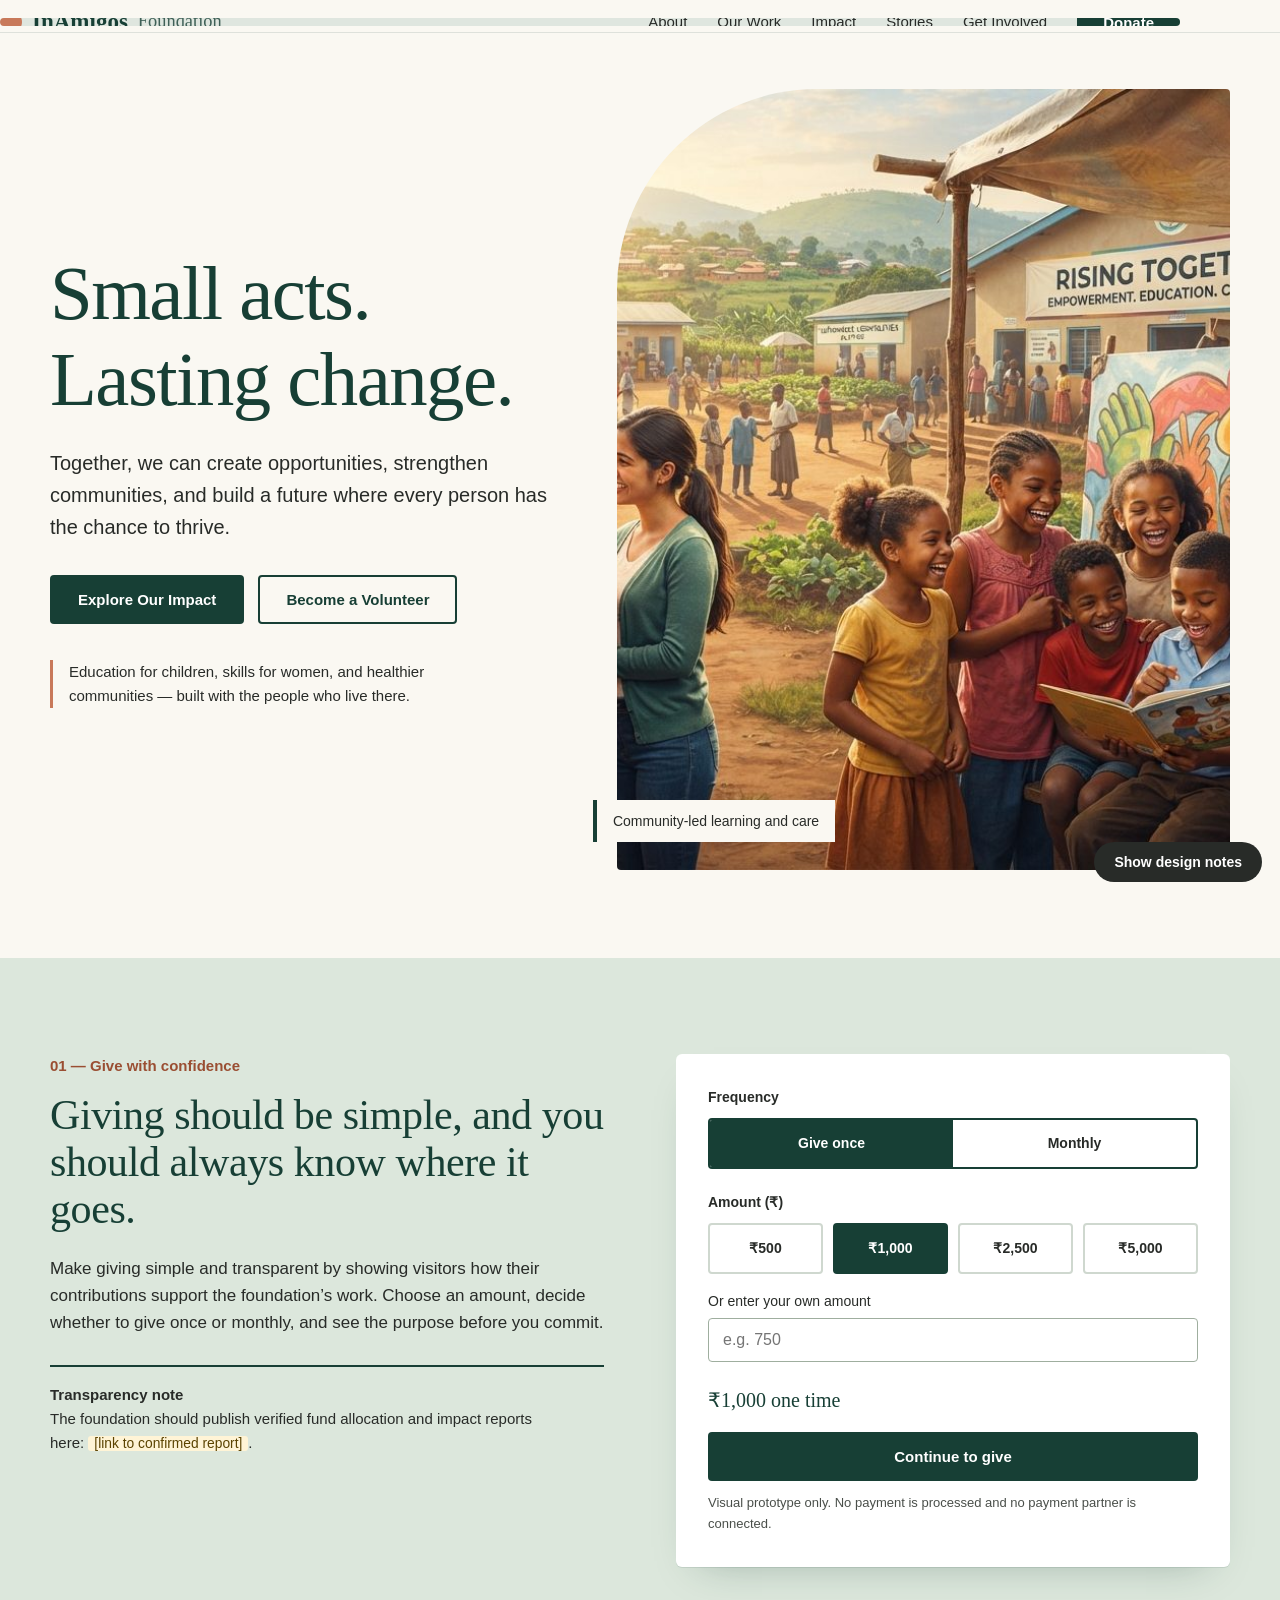
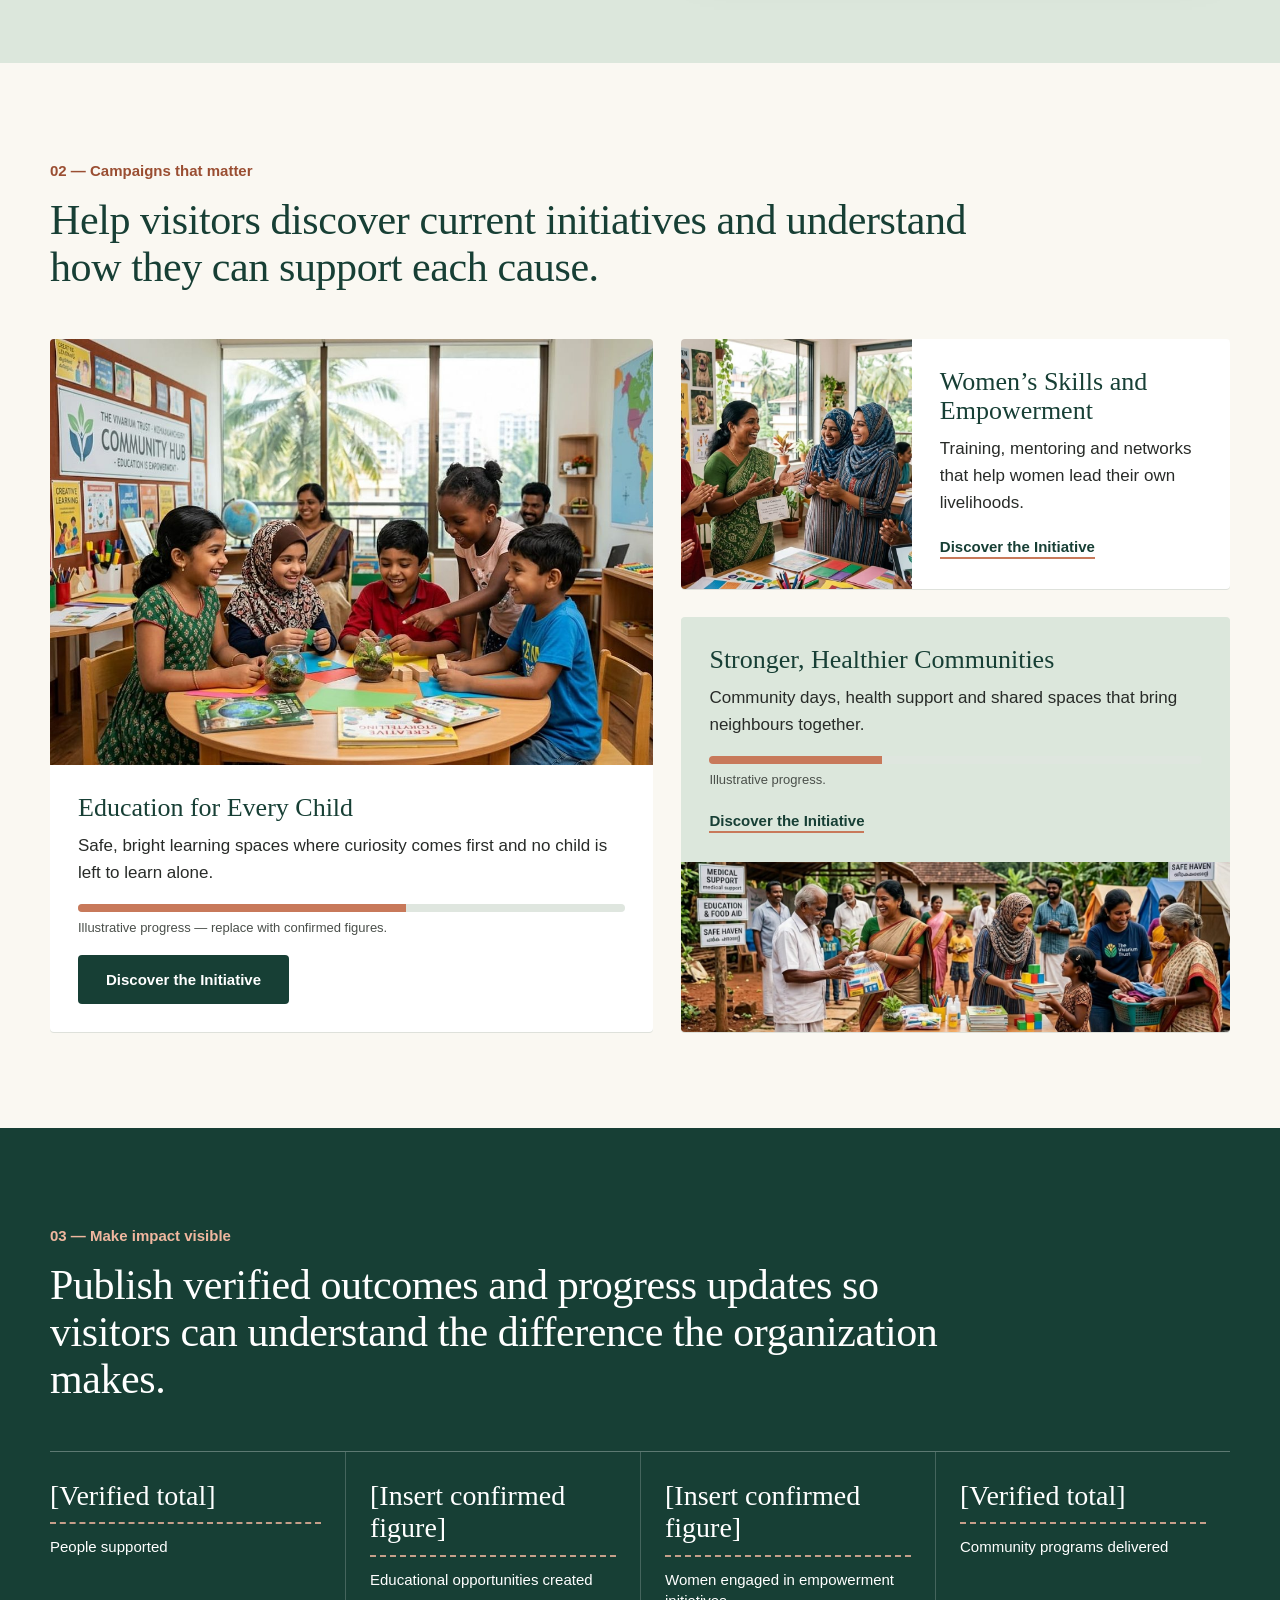
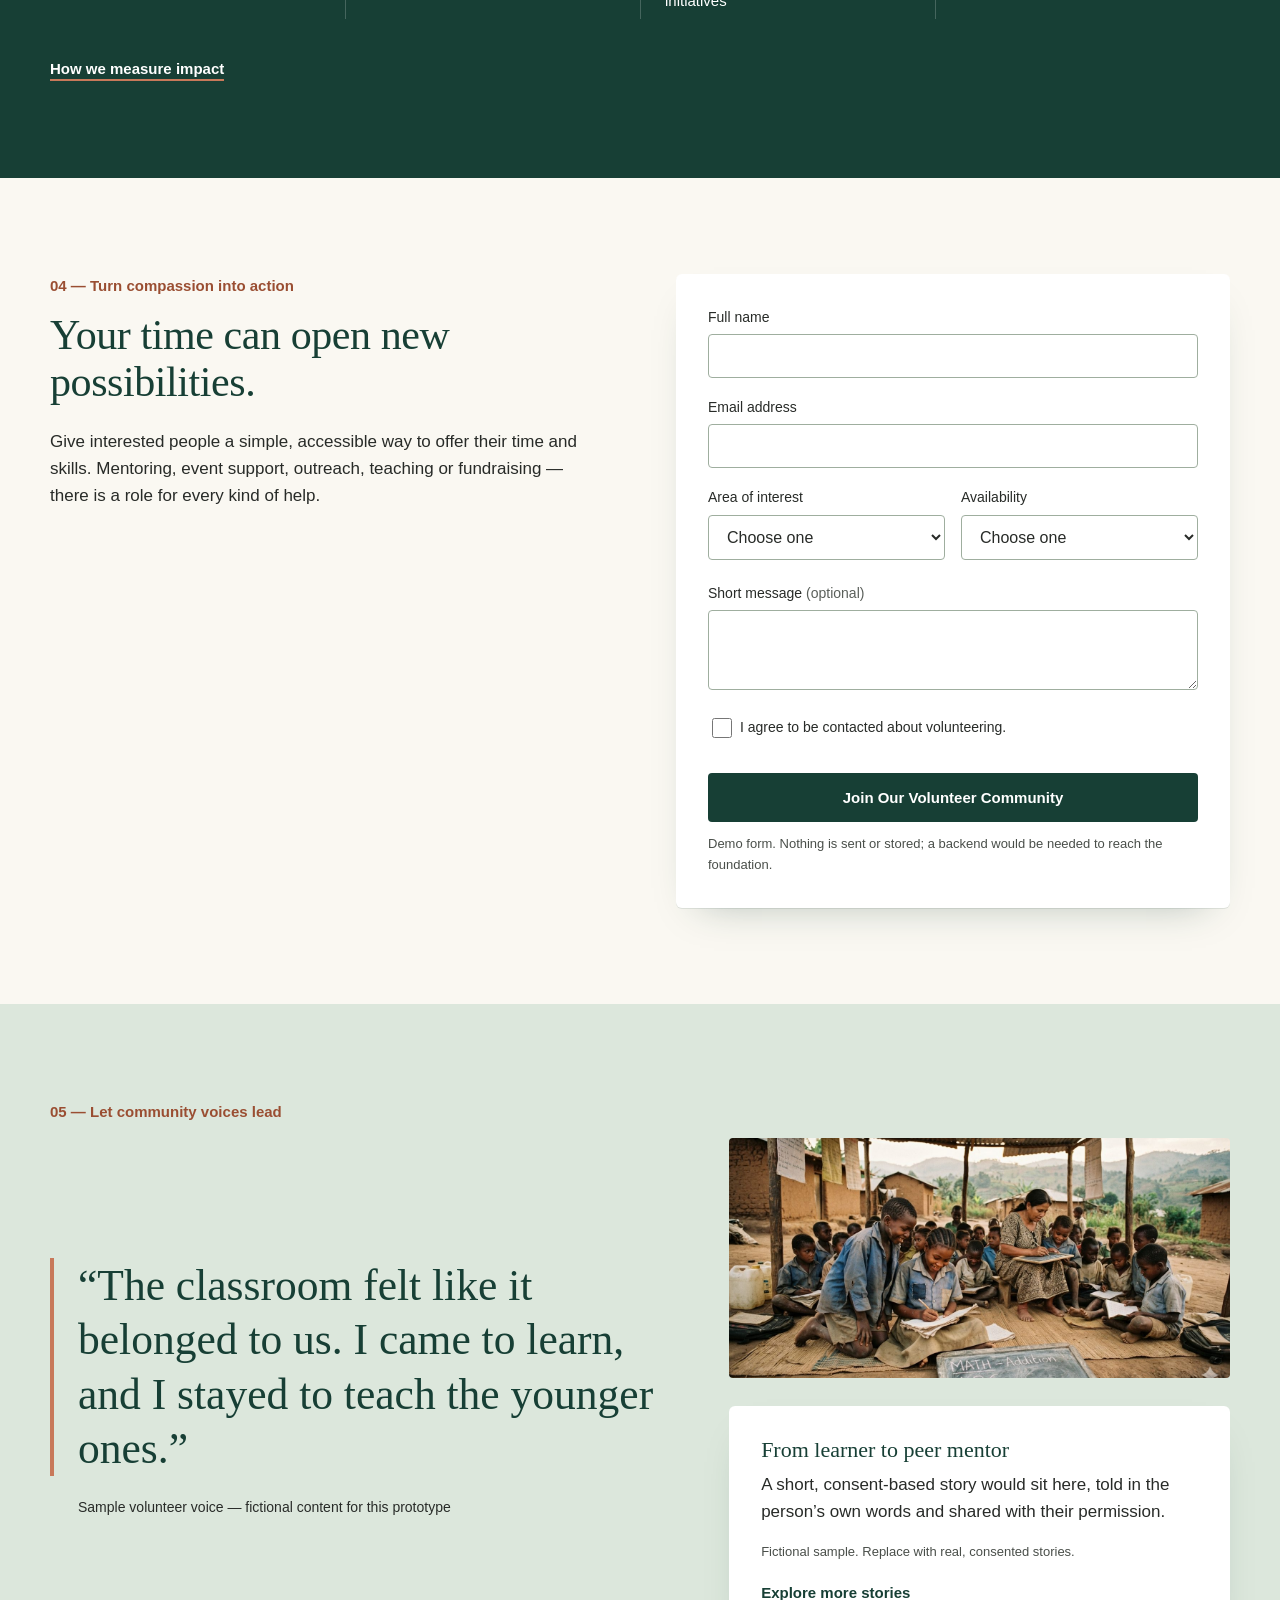
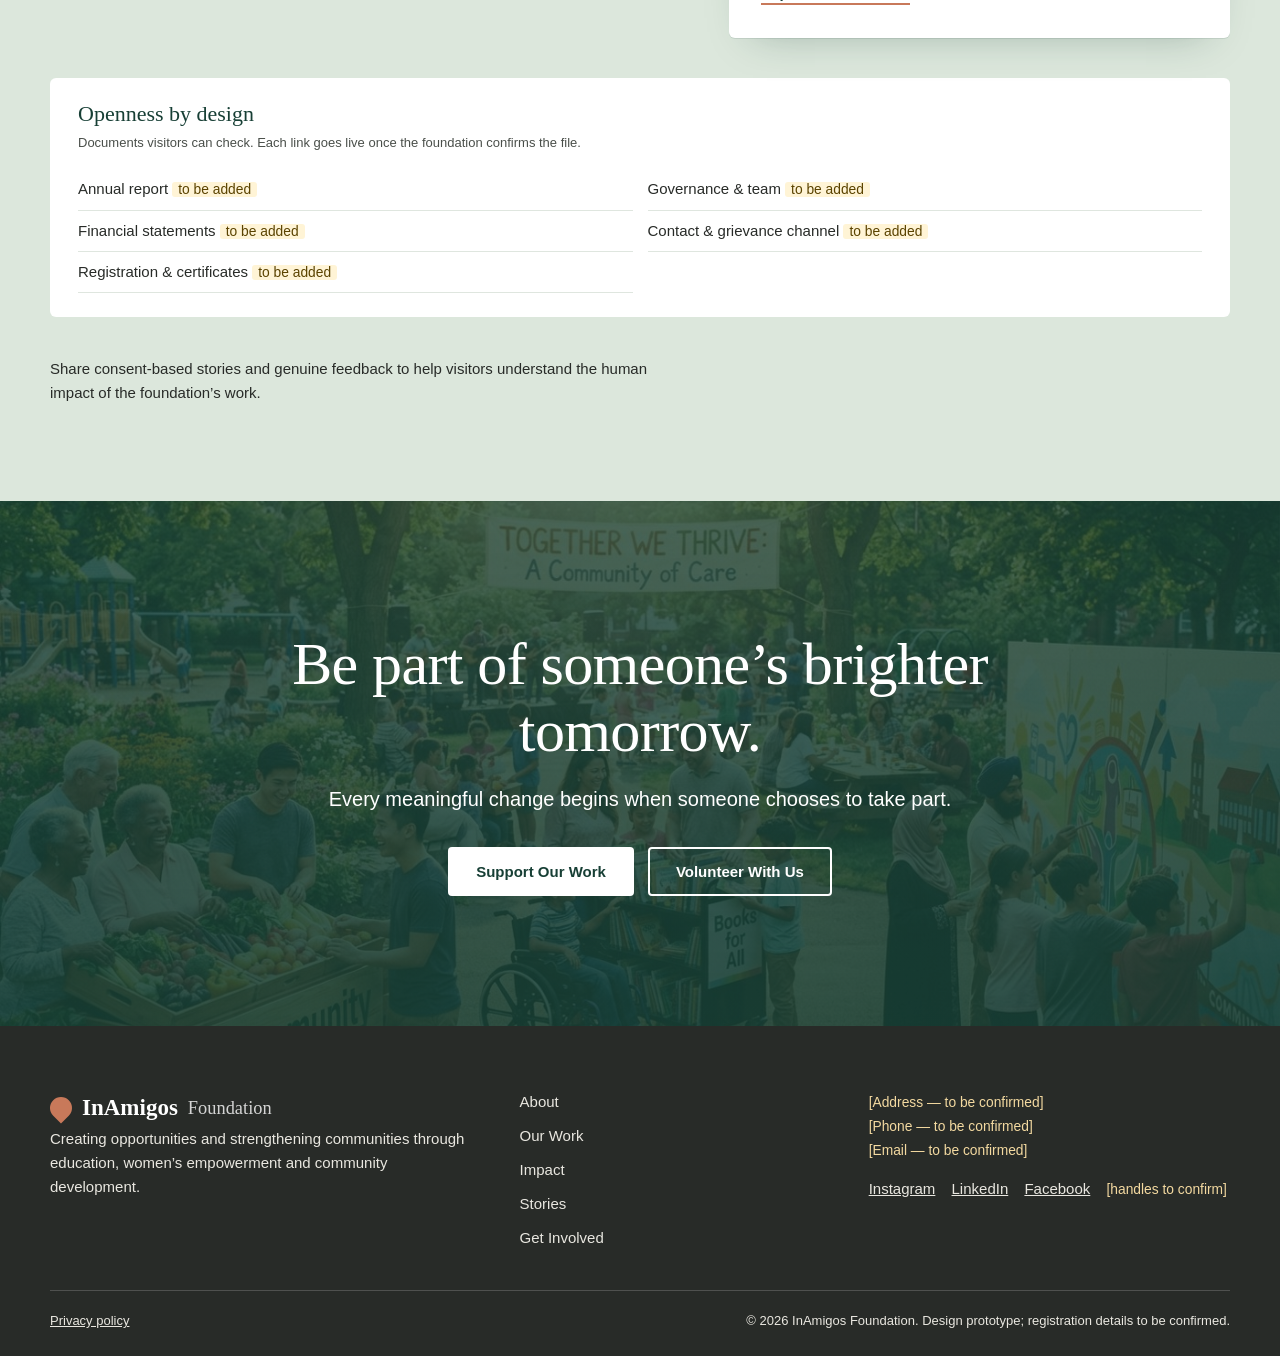
<file: index.html>
<!DOCTYPE html>
<html lang="en">
<head>
<meta charset="utf-8">
<meta name="viewport" content="width=device-width, initial-scale=1">
<title>InAmigos Foundation — Small acts. Lasting change.</title>
<meta name="description" content="Design prototype for InAmigos Foundation: transparent giving, campaigns, impact, volunteering and community stories.">
<link rel="stylesheet" href="assets/styles.css">
</head>
<body>
<a class="skip" href="#main">Skip to content</a>

<header class="site-header" id="top">
  <div class="wrap bar">
    <a class="wordmark" href="#top" aria-label="InAmigos Foundation, home"><span class="mark" aria-hidden="true"></span>InAmigos <em>Foundation</em></a>
    <button class="menu-btn" aria-expanded="false" aria-controls="nav">Menu</button>
    <nav id="nav" aria-label="Primary">
      <a href="#about">About</a><a href="#work">Our Work</a><a href="#impact">Impact</a><a href="#stories">Stories</a><a href="#involved">Get Involved</a>
      <a class="btn btn-donate" href="#donate">Donate</a>
    </nav>
  </div>
</header>

<main id="main">
<!-- HERO -->
<section class="hero" id="about">
  <div class="wrap hero-grid">
    <div class="hero-copy">
      <h1>Small acts.<br>Lasting change.</h1>
      <p class="lede">Together, we can create opportunities, strengthen communities, and build a future where every person has the chance to thrive.</p>
      <div class="actions">
        <a class="btn btn-primary" href="#impact">Explore Our Impact</a>
        <a class="btn btn-ghost" href="#involved">Become a Volunteer</a>
      </div>
      <p class="mission">Education for children, skills for women, and healthier communities — built with the people who live there.</p>
    </div>
    <figure class="hero-img">
      <img src="assets/img/hero.jpg" alt="Neighbours, women and children gathered beside a painted community mural, reading and talking together" width="1400" height="781">
      <figcaption>Community-led learning and care</figcaption>
    </figure>
  </div>
</section>

<!-- 01 DONATE -->
<section class="sec sage" id="donate" data-note="1">
  <div class="wrap two">
    <div>
      <p class="label">01 — Give with confidence</p>
      <h2>Giving should be simple, and you should always know where it goes.</h2>
      <p>Make giving simple and transparent by showing visitors how their contributions support the foundation’s work. Choose an amount, decide whether to give once or monthly, and see the purpose before you commit.</p>
      <div class="trust">
        <strong>Transparency note</strong>
        <p>The foundation should publish verified fund allocation and impact reports here: <span class="ph">[link to confirmed report]</span>.</p>
      </div>
    </div>
    <form class="card give" id="give-form" novalidate>
      <fieldset>
        <legend>Frequency</legend>
        <div class="seg">
          <label><input type="radio" name="freq" value="once" checked><span>Give once</span></label>
          <label><input type="radio" name="freq" value="monthly"><span>Monthly</span></label>
        </div>
      </fieldset>
      <fieldset>
        <legend>Amount (₹)</legend>
        <div class="amounts">
          <label><input type="radio" name="amt" value="500"><span>₹500</span></label>
          <label><input type="radio" name="amt" value="1000" checked><span>₹1,000</span></label>
          <label><input type="radio" name="amt" value="2500"><span>₹2,500</span></label>
          <label><input type="radio" name="amt" value="5000"><span>₹5,000</span></label>
        </div>
        <label class="field" for="custom">Or enter your own amount</label>
        <input id="custom" type="number" inputmode="numeric" min="1" placeholder="e.g. 750">
      </fieldset>
      <p class="chip" id="cause" hidden></p>
      <p class="summary" id="summary" aria-live="polite"></p>
      <button class="btn btn-primary full" type="submit">Continue to give</button>
      <p class="proto" id="give-msg" aria-live="polite">Visual prototype only. No payment is processed and no payment partner is connected.</p>
    </form>
  </div>
</section>

<!-- 02 CAMPAIGNS -->
<section class="sec" id="work" data-note="2">
  <div class="wrap">
    <p class="label">02 — Campaigns that matter</p>
    <h2 class="wide">Help visitors discover current initiatives and understand how they can support each cause.</h2>
    <div class="camps">
      <article class="camp big">
        <img src="assets/img/edu.jpg" alt="Children and young volunteers doing a craft activity at a community learning hub">
        <div class="body">
          <h3>Education for Every Child</h3>
          <p>Safe, bright learning spaces where curiosity comes first and no child is left to learn alone.</p>
          <div class="bar" role="img" aria-label="Illustrative progress, 60 percent"><i style="width:60%"></i></div>
          <p class="small">Illustrative progress — replace with confirmed figures.</p>
          <button class="btn btn-primary" data-cause="Education for Every Child">Discover the Initiative</button>
        </div>
      </article>
      <article class="camp wide-card">
        <img src="assets/img/women.jpg" alt="Women applauding together at a skills workshop">
        <div class="body">
          <h3>Women’s Skills and Empowerment</h3>
          <p>Training, mentoring and networks that help women lead their own livelihoods.</p>
          <button class="link" data-cause="Women’s Skills and Empowerment">Discover the Initiative</button>
        </div>
      </article>
      <article class="camp tint">
        <div class="body">
          <h3>Stronger, Healthier Communities</h3>
          <p>Community days, health support and shared spaces that bring neighbours together.</p>
          <div class="bar" role="img" aria-label="Illustrative progress, 35 percent"><i style="width:35%"></i></div>
          <p class="small">Illustrative progress.</p>
          <button class="link" data-cause="Stronger, Healthier Communities">Discover the Initiative</button>
        </div>
        <img src="assets/img/community.jpg" alt="Volunteers helping at a community health and aid stall">
      </article>
    </div>
  </div>
</section>

<!-- 03 IMPACT -->
<section class="sec forest" id="impact" data-note="3">
  <div class="wrap">
    <p class="label">03 — Make impact visible</p>
    <h2 class="wide">Publish verified outcomes and progress updates so visitors can understand the difference the organization makes.</h2>
    <ul class="metrics">
      <li><span class="ph-big">[Verified total]</span>People supported</li>
      <li><span class="ph-big">[Insert confirmed figure]</span>Educational opportunities created</li>
      <li><span class="ph-big">[Insert confirmed figure]</span>Women engaged in empowerment initiatives</li>
      <li><span class="ph-big">[Verified total]</span>Community programs delivered</li>
    </ul>
    <button class="link light" aria-expanded="false" aria-controls="measure" id="measure-btn">How we measure impact</button>
    <div id="measure" hidden>Placeholder: describe the method here — what is counted, who verifies it, how often figures are updated, and where the full report can be read. All figures above are placeholders until confirmed.</div>
  </div>
</section>

<!-- 04 VOLUNTEER -->
<section class="sec" id="involved" data-note="4">
  <div class="wrap two">
    <div>
      <p class="label">04 — Turn compassion into action</p>
      <h2>Your time can open new possibilities.</h2>
      <p>Give interested people a simple, accessible way to offer their time and skills. Mentoring, event support, outreach, teaching or fundraising — there is a role for every kind of help.</p>
    </div>
    <form class="card vol" id="vol-form" novalidate>
      <div class="field-row"><label for="name">Full name</label><input id="name" required autocomplete="name"><span class="err" id="e-name"></span></div>
      <div class="field-row"><label for="email">Email address</label><input id="email" type="email" required autocomplete="email"><span class="err" id="e-email"></span></div>
      <div class="cols">
        <div class="field-row"><label for="interest">Area of interest</label>
          <select id="interest" required><option value="">Choose one</option><option>Mentoring</option><option>Event support</option><option>Community outreach</option><option>Education</option><option>Women’s skill training</option><option>Health awareness</option><option>Photography &amp; media</option><option>Digital &amp; design skills</option><option>Fundraising</option></select><span class="err" id="e-interest"></span></div>
        <div class="field-row"><label for="avail">Availability</label>
          <select id="avail" required><option value="">Choose one</option><option>Weekday mornings</option><option>Weekday evenings</option><option>Weekends</option><option>Flexible</option></select><span class="err" id="e-avail"></span></div>
      </div>
      <div class="field-row"><label for="msg">Short message <span class="opt">(optional)</span></label><textarea id="msg" rows="3"></textarea></div>
      <div class="field-row check"><input id="consent" type="checkbox" required><label for="consent">I agree to be contacted about volunteering.</label><span class="err" id="e-consent"></span></div>
      <button class="btn btn-primary full" type="submit">Join Our Volunteer Community</button>
      <p class="proto">Demo form. Nothing is sent or stored; a backend would be needed to reach the foundation.</p>
      <p class="ok" id="vol-ok" role="status" hidden></p>
    </form>
  </div>
</section>

<!-- 05 STORIES -->
<section class="sec sage" id="stories" data-note="5">
  <div class="wrap">
    <p class="label">05 — Let community voices lead</p>
    <div class="story-grid">
      <figure class="quote">
        <blockquote>“The classroom felt like it belonged to us. I came to learn, and I stayed to teach the younger ones.”</blockquote>
        <figcaption>Sample volunteer voice — fictional content for this prototype</figcaption>
      </figure>
      <img class="story-img" src="assets/img/story.jpg" alt="Children and a teacher learning together on mats under a shaded shelter">
      <article class="card story-card">
        <h3>From learner to peer mentor</h3>
        <p>A short, consent-based story would sit here, told in the person’s own words and shared with their permission.</p>
        <p class="small">Fictional sample. Replace with real, consented stories.</p>
        <button class="link" id="more-stories" aria-expanded="false">Explore more stories</button>
        <p class="proto" id="more-msg" hidden>Prototype state: a stories archive page would open here.</p>
      </article>
    </div>
    <div class="docs"><h3>Openness by design</h3><p class="small">Documents visitors can check. Each link goes live once the foundation confirms the file.</p><ul><li>Annual report <span class="ph">to be added</span></li><li>Financial statements <span class="ph">to be added</span></li><li>Registration &amp; certificates <span class="ph">to be added</span></li><li>Governance &amp; team <span class="ph">to be added</span></li><li>Contact &amp; grievance channel <span class="ph">to be added</span></li></ul></div>
    <p class="share-note">Share consent-based stories and genuine feedback to help visitors understand the human impact of the foundation’s work.</p>
  </div>
</section>

<!-- FINAL CTA -->
<section class="final" style="background-image:linear-gradient(rgba(23,63,53,.78),rgba(23,63,53,.88)),url(assets/img/cta.jpg)">
  <div class="wrap">
    <h2>Be part of someone’s brighter tomorrow.</h2>
    <p>Every meaningful change begins when someone chooses to take part.</p>
    <div class="actions center"><a class="btn btn-light" href="#donate">Support Our Work</a><a class="btn btn-outline-light" href="#involved">Volunteer With Us</a></div>
  </div>
</section>
</main>

<footer>
  <div class="wrap foot">
    <div><a class="wordmark light" href="#top"><span class="mark" aria-hidden="true"></span>InAmigos <em>Foundation</em></a>
      <p>Creating opportunities and strengthening communities through education, women’s empowerment and community development.</p></div>
    <nav aria-label="Footer"><a href="#about">About</a><a href="#work">Our Work</a><a href="#impact">Impact</a><a href="#stories">Stories</a><a href="#involved">Get Involved</a></nav>
    <div><p><span class="ph">[Address — to be confirmed]</span><br><span class="ph">[Phone — to be confirmed]</span><br><span class="ph">[Email — to be confirmed]</span></p>
      <p class="soc"><a href="#top">Instagram</a> <a href="#top">LinkedIn</a> <a href="#top">Facebook</a> <span class="ph">[handles to confirm]</span></p></div>
  </div>
  <div class="wrap legal"><a href="#top">Privacy policy</a><span>© 2026 InAmigos Foundation. Design prototype; registration details to be confirmed.</span></div>
</footer>

<button class="notes-toggle" aria-pressed="false">Show design notes</button>
<script src="assets/app.js"></script>
</body>
</html>
</file>
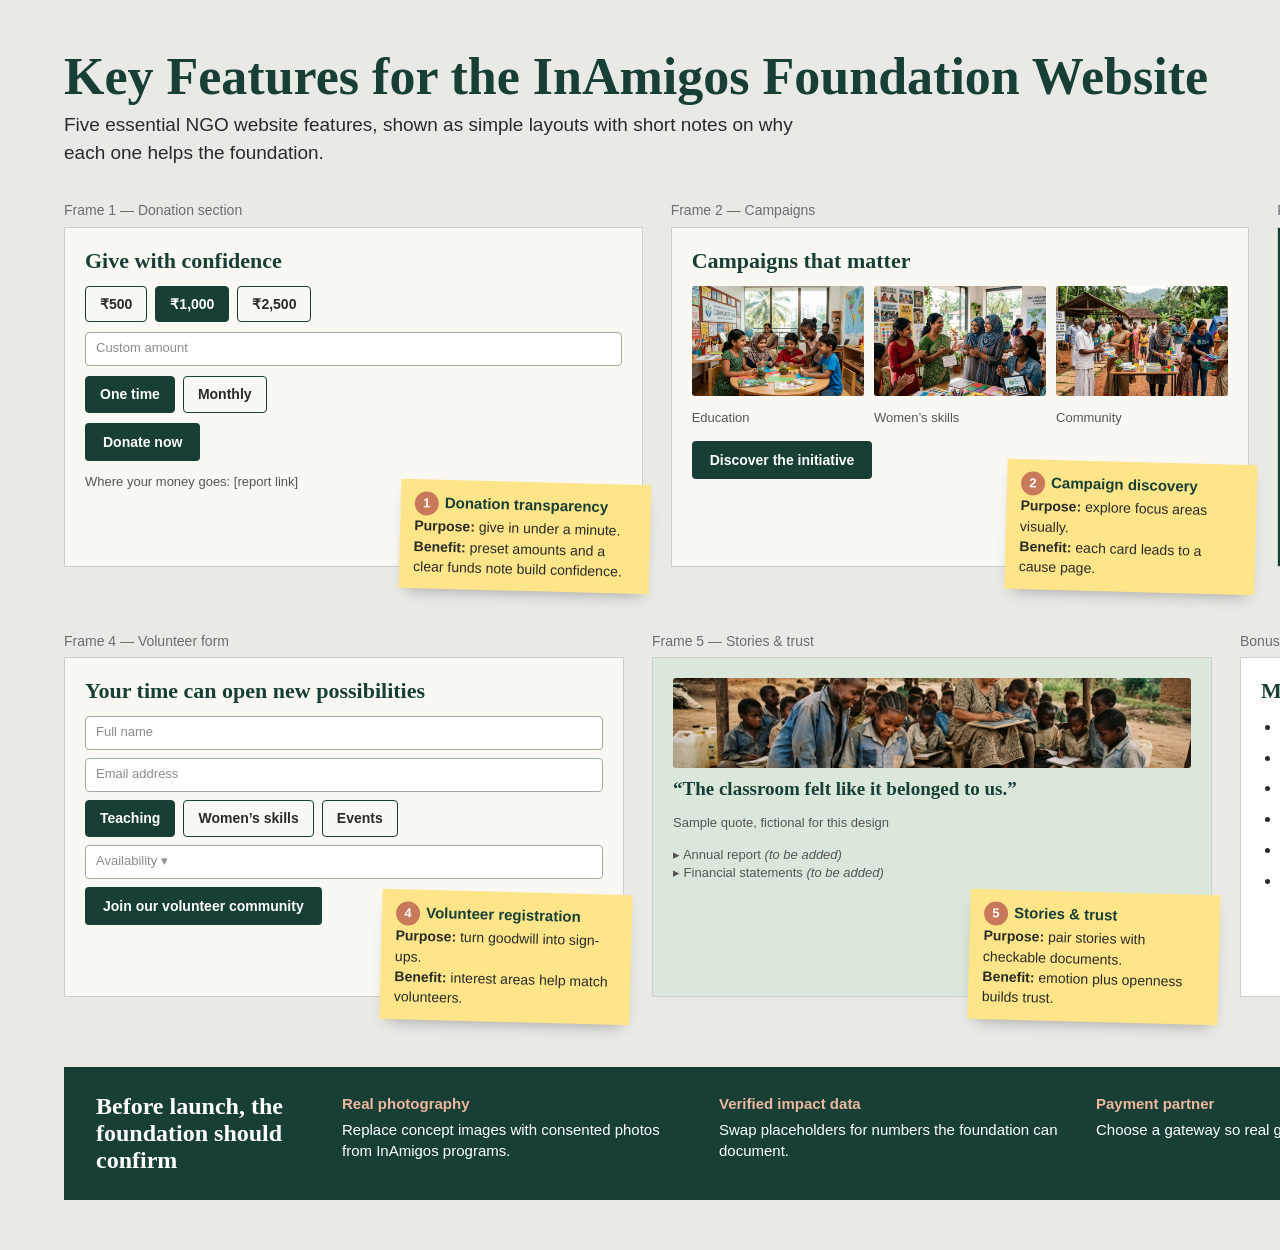
<file: board.html>
<!DOCTYPE html><html lang="en"><head><meta charset="utf-8"><title>InAmigos NGO Website Features</title>
<style>
*{box-sizing:border-box}body{margin:0;width:1920px;height:1250px;background:#E9E9E6;font:16px/1.45 Inter,"Segoe UI",Arial,sans-serif;color:#282B28;padding:48px 64px;position:relative}
.title{display:flex;justify-content:space-between;align-items:end;margin-bottom:34px}
h1{font:600 52px/1.1 Lora,Georgia,serif;color:#173F35;margin:0}.title p{margin:6px 0 0;font-size:19px;max-width:760px}
.tag{background:#173F35;color:#fff;padding:10px 18px;border-radius:99px;font-weight:600}
.row{display:grid;gap:28px}.r1{grid-template-columns:repeat(3,1fr);margin-bottom:64px}.r2{grid-template-columns:1fr 1fr 1.1fr}
.cell{position:relative}.fn{font-size:14px;color:#6b6f6b;margin-bottom:6px}
.frame{background:#FAF8F2;border:1px solid #cfcfca;height:340px;padding:20px;position:relative;overflow:visible}
.note{color:#282B28;position:absolute;right:-8px;bottom:-26px;width:250px;background:#FFE58A;padding:12px 14px;font-size:14px;box-shadow:0 8px 16px -8px rgba(0,0,0,.35);transform:rotate(1.5deg);z-index:3}
.note u{text-decoration:none;font-weight:600}.launch{margin-top:70px;background:#173F35;color:#fff;padding:26px 32px;display:grid;grid-template-columns:220px repeat(4,1fr);gap:26px;font-size:15px}.launch h3{font:600 24px Lora,Georgia,serif;margin:0}.launch b{display:block;color:#F0B79F;margin-bottom:4px}.note b{display:block;color:#173F35;font-size:15px}.num{display:inline-grid;place-items:center;width:24px;height:24px;border-radius:50%;background:#C8795A;color:#fff;font-size:13px;margin-right:6px}
.h{font:600 22px/1.2 Lora,Georgia,serif;color:#173F35;margin:0 0 12px}.btn{display:inline-block;background:#173F35;color:#fff;padding:9px 18px;border-radius:4px;font-weight:600;font-size:14px}
.chips{display:flex;gap:8px;margin:10px 0}.chips span{border:1.5px solid #173F35;padding:7px 14px;border-radius:4px;font-weight:600;font-size:14px}.chips .on{background:#173F35;color:#fff}
.inp{border:1.5px solid #9fae9f;background:#fff;height:34px;border-radius:4px;margin:8px 0;padding:6px 10px;color:#8a8f8a;font-size:13px}
.img{background-size:cover;background-position:center;border-radius:3px}.met{display:grid;grid-template-columns:1fr 1fr;gap:12px}
.met div{border-top:2px solid #fff;padding-top:8px;font-size:13px}.met b{display:block;font:500 26px Lora,Georgia,serif}
.dark{background:#173F35;color:#fff}.dark .h{color:#fff}
.sage{background:#DCE7DC}.small{font-size:13px;color:#555}
.extra{background:#fff;border:1px solid #cfcfca;padding:20px;height:340px}.extra h3{font:600 22px Lora,Georgia,serif;color:#173F35;margin:0 0 12px}
.extra li{margin-bottom:9px;font-size:15px}.extra ul{padding-left:20px;margin:0}
</style></head><body>
<div class="title"><div><h1>Key Features for the InAmigos Foundation Website</h1><p>Five essential NGO website features, shown as simple layouts with short notes on why each one helps the foundation.</p></div><div class="tag">Task 4 · NGO Website Feature Highlight</div></div>

<div class="row r1">
<div class="cell"><div class="fn">Frame 1 — Donation section</div><div class="frame">
<p class="h">Give with confidence</p><div class="chips"><span>₹500</span><span class="on">₹1,000</span><span>₹2,500</span></div>
<div class="inp">Custom amount</div><div class="chips"><span class="on">One time</span><span>Monthly</span></div>
<span class="btn">Donate now</span><p class="small" style="margin-top:12px">Where your money goes: [report link]</p>
<div class="note"><b><span class="num">1</span>Donation transparency</b><u>Purpose:</u> give in under a minute.<br><u>Benefit:</u> preset amounts and a clear funds note build confidence.</div></div></div>

<div class="cell"><div class="fn">Frame 2 — Campaigns</div><div class="frame">
<p class="h">Campaigns that matter</p>
<div style="display:grid;grid-template-columns:1fr 1fr 1fr;gap:10px">
<div><div class="img" style="height:110px;background-image:url(assets/img/edu.jpg)"></div><p class="small">Education</p></div>
<div><div class="img" style="height:110px;background-image:url(assets/img/women.jpg)"></div><p class="small">Women’s skills</p></div>
<div><div class="img" style="height:110px;background-image:url(assets/img/community.jpg)"></div><p class="small">Community</p></div></div>
<span class="btn">Discover the initiative</span>
<div class="note"><b><span class="num">2</span>Campaign discovery</b><u>Purpose:</u> explore focus areas visually.<br><u>Benefit:</u> each card leads to a cause page.</div></div></div>

<div class="cell"><div class="fn">Frame 3 — Impact showcase</div><div class="frame dark">
<p class="h">Impact at a glance</p><div class="met"><div><b>[Verified total]</b>People supported</div><div><b>[Confirmed figure]</b>Learning opportunities</div><div><b>[Confirmed figure]</b>Women engaged</div><div><b>[Verified total]</b>Programs delivered</div></div>
<p class="small" style="color:#cfe0d5;margin-top:14px">Placeholders until figures are confirmed</p>
<div class="note"><b><span class="num">3</span>Verified impact metrics</b><u>Purpose:</u> show outcomes at a glance.<br><u>Benefit:</u> verified metrics show accountability.</div></div></div>
</div>

<div class="row r2">
<div class="cell"><div class="fn">Frame 4 — Volunteer form</div><div class="frame">
<p class="h">Your time can open new possibilities</p><div class="inp">Full name</div><div class="inp">Email address</div><div class="chips" style="margin:8px 0"><span class="on">Teaching</span><span>Women’s skills</span><span>Events</span></div><div class="inp">Availability ▾</div>
<div style="display:flex;gap:10px;align-items:center"><span class="btn">Join our volunteer community</span></div>
<div class="note"><b><span class="num">4</span>Volunteer registration</b><u>Purpose:</u> turn goodwill into sign-ups.<br><u>Benefit:</u> interest areas help match volunteers.</div></div></div>

<div class="cell"><div class="fn">Frame 5 — Stories &amp; trust</div><div class="frame sage">
<div class="img" style="height:90px;background-image:url(assets/img/story.jpg);margin-bottom:10px"></div>
<p class="h" style="font-size:19px">“The classroom felt like it belonged to us.”</p><p class="small">Sample quote, fictional for this design</p><p class="small" style="margin-top:6px">▸ Annual report <i>(to be added)</i><br>▸ Financial statements <i>(to be added)</i></p>
<div class="note"><b><span class="num">5</span>Stories &amp; trust</b><u>Purpose:</u> pair stories with checkable documents.<br><u>Benefit:</u> emotion plus openness builds trust.</div></div></div>

<div class="cell"><div class="fn">Bonus ideas for our website</div><div class="extra"><h3>More features worth adding</h3><ul>
<li><b>Events and updates:</b> upcoming drives and news</li>
<li><b>Transparency page:</b> annual reports and how funds are used</li>
<li><b>Photo gallery:</b> ground activities with consent</li>
<li><b>Newsletter sign-up:</b> keep supporters in touch</li>
<li><b>Contact and WhatsApp:</b> quick way to reach the team</li>
<li><b>Partner and CSR page:</b> for companies who want to collaborate</li></ul></div></div>
</div>
<div class="launch"><h3>Before launch, the foundation should confirm</h3><div><b>Real photography</b>Replace concept images with consented photos from InAmigos programs.</div><div><b>Verified impact data</b>Swap placeholders for numbers the foundation can document.</div><div><b>Payment partner</b>Choose a gateway so real gifts can be processed.</div><div><b>Published documents</b>Add the reports and certificates behind each transparency link.</div></div></body></html>
</file>
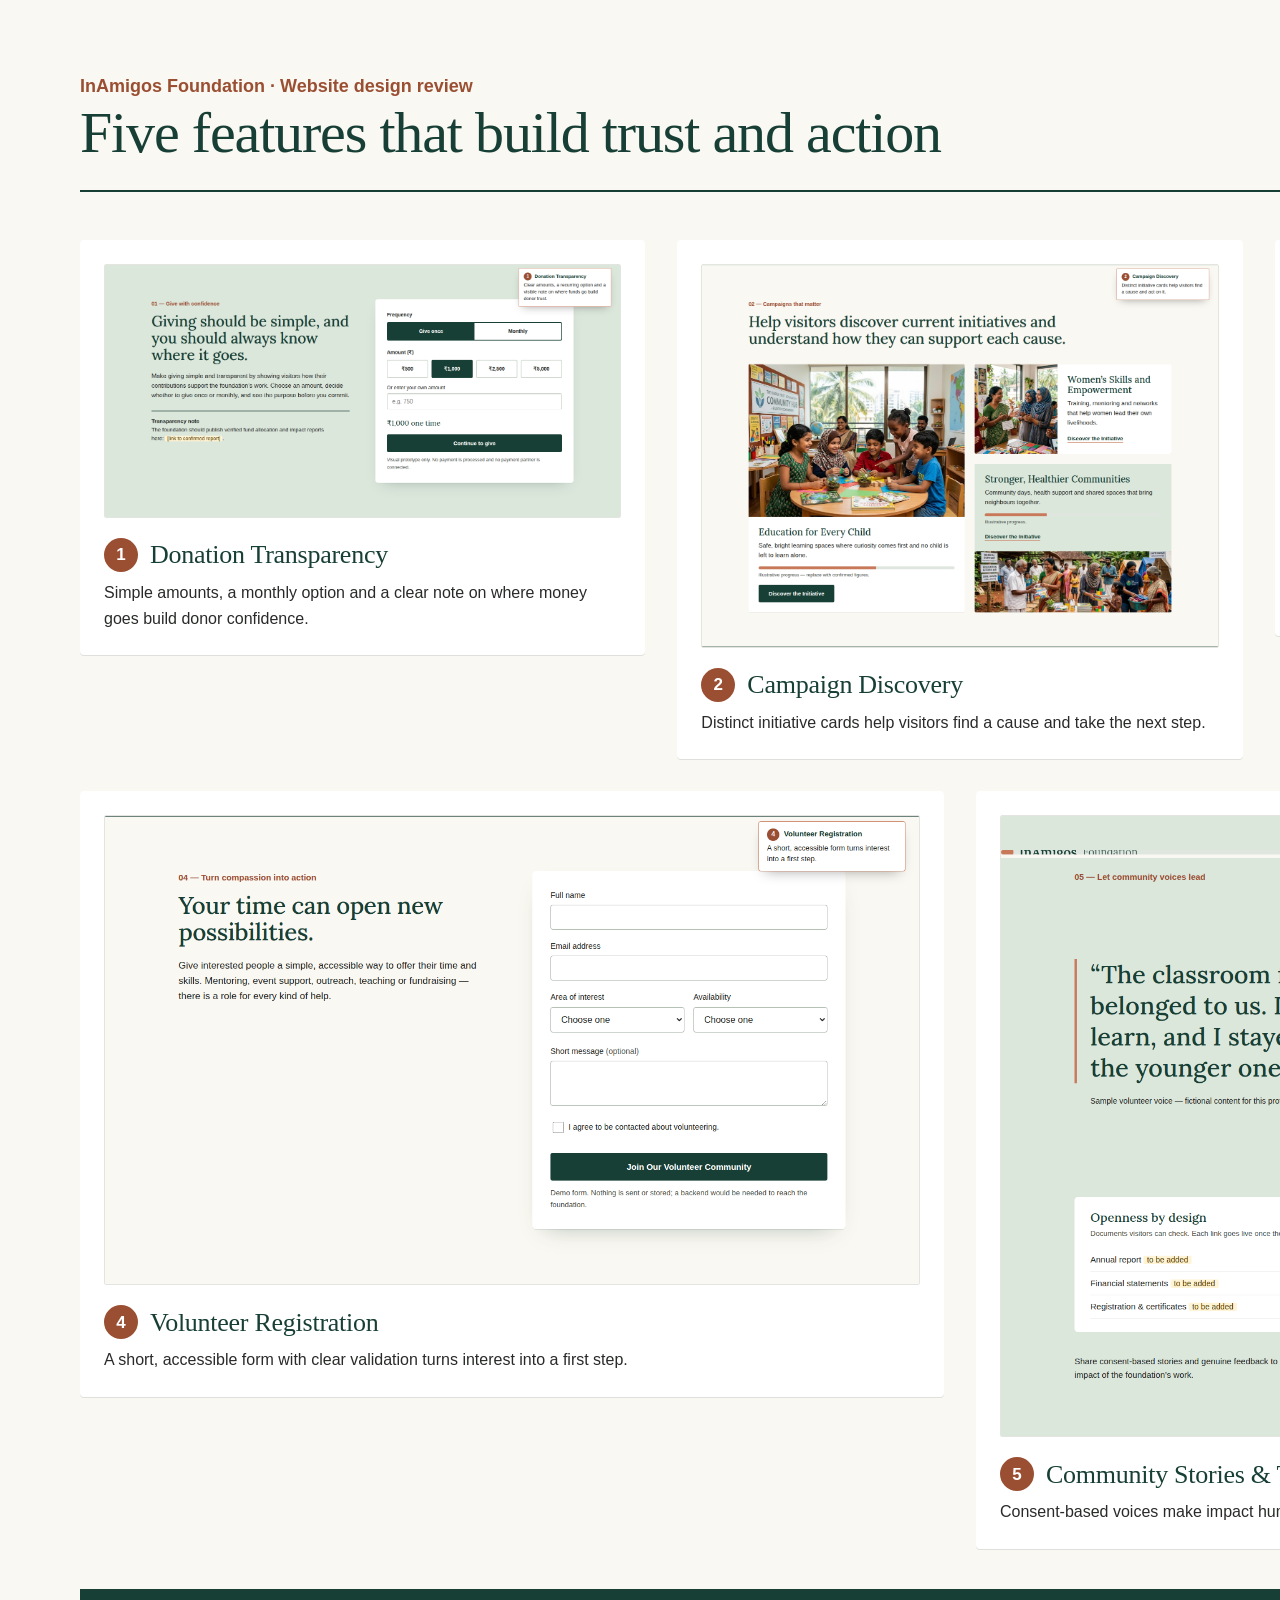
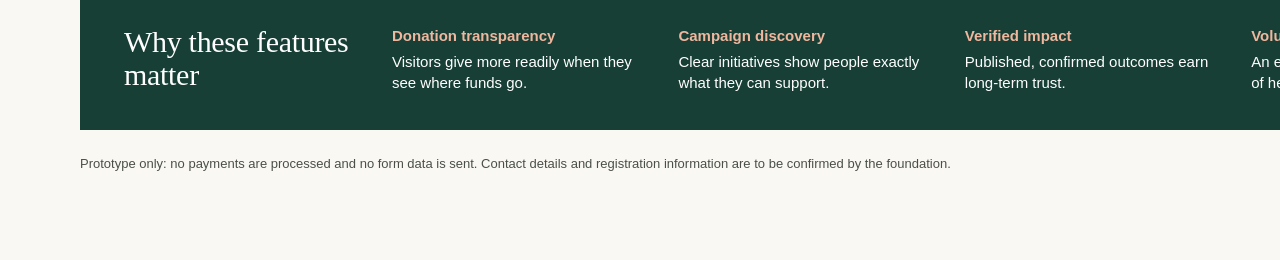
<file: features.html>
<!DOCTYPE html><html lang="en"><head><meta charset="utf-8"><title>InAmigos — Five Feature Highlights</title>
<link rel="stylesheet" href="assets/styles.css">
<style>
body{width:1920px;margin:0;padding:72px 80px;background:var(--ivory)}
.hd{display:flex;justify-content:space-between;align-items:end;border-bottom:2px solid var(--forest);padding-bottom:24px;margin-bottom:48px}
.hd h1{font-size:58px;margin:0}.hd p{max-width:520px;margin:0;font-size:18px}
.grid{align-items:start;display:grid;grid-template-columns:repeat(6,1fr);gap:32px}
.f{grid-column:span 2;background:#fff;border-radius:4px;padding:24px;box-shadow:0 1px 0 rgba(23,63,53,.12)}
.f:nth-child(4),.f:nth-child(5){grid-column:span 3}
.f img{width:100%;height:auto;border-radius:2px;border:1px solid #e3e6e0}

.n{display:flex;align-items:center;gap:12px;margin:20px 0 8px}.n i{font-style:normal;background:var(--terra-d);color:#fff;width:34px;height:34px;border-radius:50%;display:grid;place-items:center;font-weight:600}
.n h2{font-size:26px;margin:0}.f p{margin:0;font-size:16px}
.why{margin-top:40px;background:var(--forest);color:#fff;padding:36px 44px;display:grid;grid-template-columns:240px repeat(5,1fr);gap:28px;font-size:15px;line-height:1.45}
.why h2{color:#fff;font-size:30px;margin:0}.why b{display:block;color:#F0B79F;margin-bottom:4px}
.foot2{margin-top:24px;font-size:13px;color:#4a4f4a}
</style></head><body>
<div class="hd"><div><p class="label">InAmigos Foundation · Website design review</p><h1>Five features that build trust and action</h1></div>
<p>Visual prototype with illustrative content. Figures are placeholders and sample stories are fictional.</p></div>
<div class="grid">
<section class="f"><img src="assets/shots/f1.png" alt="Donation section"><div class="n"><i>1</i><h2>Donation Transparency</h2></div><p>Simple amounts, a monthly option and a clear note on where money goes build donor confidence.</p></section>
<section class="f"><img src="assets/shots/f2.png" alt="Campaigns section"><div class="n"><i>2</i><h2>Campaign Discovery</h2></div><p>Distinct initiative cards help visitors find a cause and take the next step.</p></section>
<section class="f"><img src="assets/shots/f3.png" alt="Impact section"><div class="n"><i>3</i><h2>Verified Impact Metrics</h2></div><p>Confirmed outcomes show the difference the work makes. Placeholders stand in until figures are verified.</p></section>
<section class="f"><img src="assets/shots/f4.png" alt="Volunteer section"><div class="n"><i>4</i><h2>Volunteer Registration</h2></div><p>A short, accessible form with clear validation turns interest into a first step.</p></section>
<section class="f"><img src="assets/shots/f5.png" alt="Stories section"><div class="n"><i>5</i><h2>Community Stories &amp; Testimonials</h2></div><p>Consent-based voices make impact human and credible. Sample content here is fictional.</p></section>
</div>
<div class="why"><h2>Why these features matter</h2>
<div><b>Donation transparency</b>Visitors give more readily when they see where funds go.</div>
<div><b>Campaign discovery</b>Clear initiatives show people exactly what they can support.</div>
<div><b>Verified impact</b>Published, confirmed outcomes earn long-term trust.</div>
<div><b>Volunteer registration</b>An easy sign-up grows the community of helpers.</div>
<div><b>Community stories</b>Real voices, shared with consent, show the human result.</div></div>
<p class="foot2">Prototype only: no payments are processed and no form data is sent. Contact details and registration information are to be confirmed by the foundation.</p>
</body></html>
</file>
<file: assets/styles.css>
:root{--ivory:#FAF8F2;--forest:#173F35;--sage:#DCE7DC;--terra:#C8795A;--char:#282B28;--white:#fff;--terra-d:#9A4E32;
--serif:"Lora",Georgia,"Times New Roman",serif;--sans:"Inter","Segoe UI","Helvetica Neue",Arial,sans-serif}
*{box-sizing:border-box}html{scroll-behavior:smooth;scroll-padding-top:76px}
body{margin:0;background:var(--ivory);color:var(--char);font:17px/1.6 var(--sans)}
img{max-width:100%;display:block}h1,h2,h3{font-family:var(--serif);font-weight:500;line-height:1.12;margin:0;color:var(--forest)}
p{margin:0 0 1em}.wrap{width:min(1180px,100% - 48px);margin:0 auto}
.skip{position:absolute;left:-999px}.skip:focus{left:12px;top:12px;background:#fff;padding:8px 12px;z-index:99}
:focus-visible{outline:3px solid var(--terra);outline-offset:3px}
/* header */
.site-header{position:sticky;top:0;z-index:20;background:rgba(250,248,242,.96);border-bottom:1px solid rgba(23,63,53,.12)}
.bar{display:flex;align-items:center;justify-content:space-between;height:72px}
.wordmark{font-family:var(--serif);font-size:23px;color:var(--forest);text-decoration:none;display:flex;align-items:center;gap:10px;font-weight:600}
.wordmark em{font-style:normal;font-weight:400;font-size:.8em;opacity:.8}.wordmark.light{color:#fff}
.mark{width:22px;height:22px;border-radius:50% 50% 50% 0;background:var(--terra);display:inline-block;transform:rotate(-45deg)}
nav{display:flex;align-items:center;gap:30px}nav a{color:var(--char);text-decoration:none;font-size:15px;font-weight:500}
nav a:not(.btn):hover{color:var(--terra-d);text-decoration:underline;text-underline-offset:6px}
.menu-btn{display:none}
/* buttons */
.btn{display:inline-block;padding:14px 26px;border-radius:4px;font:600 15px var(--sans);text-decoration:none;border:2px solid transparent;cursor:pointer;transition:background .2s,color .2s,transform .1s}
.btn:active{transform:translateY(1px)}
.btn-primary,.btn-donate{background:var(--forest);color:#fff}.btn-primary:hover,.btn-donate:hover{background:#0f2d25}
nav .btn-donate{color:#fff;padding:10px 24px}
.btn-ghost{border-color:var(--forest);color:var(--forest);background:transparent}.btn-ghost:hover{background:var(--forest);color:#fff}
.btn-light{background:#fff;color:var(--forest)}.btn-light:hover{background:var(--sage)}
.btn-outline-light{border-color:#fff;color:#fff}.btn-outline-light:hover{background:#fff;color:var(--forest)}
.full{width:100%;text-align:center}
.link{background:none;border:0;border-bottom:2px solid var(--terra);padding:2px 0;font:600 15px var(--sans);color:var(--forest);cursor:pointer}
.link:hover{color:var(--terra-d)}.link.light{color:#fff}
.actions{display:flex;gap:14px;flex-wrap:wrap}.actions.center{justify-content:center}
/* hero */
.hero{padding:56px 0 88px}.hero-grid{display:grid;grid-template-columns:5fr 6fr;gap:56px;align-items:center}
h1{font-size:clamp(46px,6vw,78px);letter-spacing:-.02em;margin-bottom:24px}
.lede{font-size:20px;max-width:30em;margin-bottom:32px}
.mission{margin:36px 0 0;padding-left:16px;border-left:3px solid var(--terra);font-size:15px;max-width:28em}
.hero-img{margin:0;position:relative}.hero-img img{width:100%;aspect-ratio:4/4.4;object-fit:cover;object-position:56% 50%;border-radius:200px 4px 4px 4px}
.hero-img figcaption{position:absolute;left:-24px;bottom:28px;background:var(--ivory);padding:10px 16px;font-size:14px;border-left:4px solid var(--forest)}
/* sections */
.sec{padding:96px 0;position:relative}.sage{background:var(--sage)}.forest{background:var(--forest);color:#fff}.forest h2{color:#fff}
.label{font-weight:600;font-size:15px;color:var(--terra-d);margin-bottom:14px}.forest .label{color:#F0B79F}
h2{font-size:clamp(28px,3.4vw,42px);letter-spacing:-.01em;margin-bottom:22px}h2.wide{max-width:22em;margin-bottom:48px}
.two{display:grid;grid-template-columns:1fr 1fr;gap:72px;align-items:start}.two>div:first-child p{max-width:34em}
.card{background:#fff;border-radius:6px;padding:32px;box-shadow:0 1px 0 rgba(23,63,53,.1),0 18px 40px -24px rgba(23,63,53,.35)}
.ph{background:#fff4d6;color:#5b4300;padding:0 6px;border-radius:3px;font-size:.92em}
.trust{border-top:2px solid var(--forest);padding-top:16px;margin-top:28px;font-size:15px}
/* give */
fieldset{border:0;padding:0;margin:0 0 22px}legend{font-weight:600;font-size:14px;margin-bottom:10px;padding:0}
.seg{display:grid;grid-template-columns:1fr 1fr;border:2px solid var(--forest);border-radius:4px;overflow:hidden}
.amounts{display:grid;grid-template-columns:repeat(4,1fr);gap:10px;margin-bottom:16px}
.seg input,.amounts input{position:absolute;opacity:0}
.seg span,.amounts span{display:block;text-align:center;padding:12px 6px;font-weight:600;cursor:pointer;transition:background .15s}
.amounts span{border:2px solid #cfd8cf;border-radius:4px}.amounts span:hover{border-color:var(--forest)}
input:checked+span{background:var(--forest);color:#fff;border-color:var(--forest)}
input:focus-visible+span{outline:3px solid var(--terra);outline-offset:2px}
.field,label{font-size:14px;font-weight:500}.field{display:block;margin-bottom:6px}
input[type=number],input:not([type]),input[type=email],select,textarea{width:100%;padding:12px 14px;border:1.5px solid #9fae9f;border-radius:4px;font:16px var(--sans);background:#fff;color:var(--char)}
.summary{font-family:var(--serif);font-size:20px;color:var(--forest);margin:4px 0 16px}
.chip{display:inline-block;background:var(--sage);padding:4px 12px;border-radius:99px;font-size:14px;font-weight:600;color:var(--forest)}
.proto{font-size:13px;margin:12px 0 0;color:#4a4f4a}
/* campaigns */
.camps{display:grid;grid-template-columns:1.1fr 1fr;grid-template-rows:auto auto;gap:28px}
.camp{background:#fff;border-radius:4px;overflow:hidden;display:flex;flex-direction:column;box-shadow:0 1px 0 rgba(23,63,53,.12)}
.camp.big{grid-row:span 2}.camp.big img{height:340px;object-fit:cover}
.camp img{object-fit:cover;width:100%}.camp .body{padding:28px}.camp h3{font-size:26px;margin-bottom:10px}
.camp.wide-card{flex-direction:row}.camp.wide-card img{width:42%;height:auto}.camp.wide-card .body{align-self:center}
.camp.tint{background:var(--sage)}.camp.tint img{height:170px}
.bar-wrap,.bar{height:8px;background:#dfe6df;border-radius:4px;overflow:hidden;margin:18px 0 6px}.bar i{display:block;height:100%;background:var(--terra)}
.small{font-size:13px;color:#4a4f4a;margin-bottom:16px}
/* impact */
.metrics{list-style:none;padding:0;margin:0 0 36px;display:grid;grid-template-columns:repeat(4,1fr);border-top:1px solid rgba(255,255,255,.3)}
.metrics li{padding:28px 24px 8px 0;font-size:15px;line-height:1.4}.metrics li+li{padding-left:24px;border-left:1px solid rgba(255,255,255,.2)}
.ph-big{display:block;font:500 28px/1.15 var(--serif);margin-bottom:12px;color:#fff;border-bottom:2px dashed rgba(240,183,159,.8);padding-bottom:10px}
#measure{margin-top:18px;max-width:42em;padding:18px 20px;background:rgba(255,255,255,.1);border-radius:4px;font-size:15px}
/* volunteer */
.field-row{margin-bottom:18px}.field-row label{display:block;margin-bottom:6px}.cols{display:grid;grid-template-columns:1fr 1fr;gap:16px}
.opt{font-weight:400;color:#5a5f5a}.err{display:block;color:#a12a1a;font-size:13px;min-height:0;margin-top:4px}
input[aria-invalid=true],select[aria-invalid=true]{border-color:#a12a1a}
.check{display:grid;grid-template-columns:22px 1fr;gap:10px;align-items:start}.check input{width:20px;height:20px;margin-top:2px;accent-color:var(--forest)}.check label{margin:0}.check .err{grid-column:2}
.ok{background:var(--sage);padding:14px 16px;border-left:4px solid var(--forest);margin:16px 0 0;font-weight:500}
/* stories */
.story-grid{display:grid;grid-template-columns:1.3fr 1fr;grid-template-areas:"q img" "q card";gap:28px;align-items:stretch}
.quote{grid-area:q;margin:0;align-self:center;padding-right:24px}
blockquote{font:500 clamp(28px,3.4vw,44px)/1.25 var(--serif);color:var(--forest);margin:0 0 20px;padding-left:24px;border-left:4px solid var(--terra)}
.quote figcaption{font-size:14px;padding-left:28px}
.story-img{grid-area:img;width:100%;height:240px;object-fit:cover;border-radius:4px}
.story-card{grid-area:card}.story-card h3{font-size:22px;margin-bottom:8px}
.share-note{margin:40px 0 0;font-size:15px;max-width:40em}
/* final */
.final{background-size:cover;background-position:center;color:#fff;text-align:center;padding:130px 0}
.final h2{color:#fff;font-size:clamp(34px,5vw,60px);max-width:14em;margin:0 auto 18px}.final p{font-size:20px;margin-bottom:32px}
/* footer */
footer{background:var(--char);color:#e9e7e0;padding:64px 0 24px;font-size:15px}
.foot{display:grid;grid-template-columns:1.4fr 1fr 1.2fr;gap:48px}.foot nav{flex-direction:column;align-items:flex-start;gap:10px}
footer a{color:#e9e7e0}footer .ph{background:transparent;color:#f3d9a0;padding:0}.soc a{margin-right:12px}
.legal{display:flex;justify-content:space-between;gap:16px;flex-wrap:wrap;border-top:1px solid rgba(255,255,255,.18);margin-top:40px;padding-top:20px;font-size:13px}
/* design notes (review mode) */
.callout{display:none;position:absolute;right:24px;top:20px;width:260px;background:#fff;color:var(--char);border:1.5px solid var(--terra);border-radius:4px;padding:12px 14px;font-size:13px;line-height:1.45;z-index:5;box-shadow:0 10px 24px -12px rgba(0,0,0,.4)}
.callout b{display:flex;align-items:center;gap:8px;color:var(--forest);margin-bottom:4px;font-size:13px}
.callout b i{font-style:normal;background:var(--terra-d);color:#fff;border-radius:50%;width:22px;height:22px;display:grid;place-items:center;font-size:12px}
body.notes .callout{display:block}
.notes-toggle{position:fixed;right:18px;bottom:18px;z-index:30;background:var(--char);color:#fff;border:0;border-radius:99px;padding:12px 20px;font:600 14px var(--sans);cursor:pointer}
/* responsive */
@media(max-width:960px){
.hero-grid,.two,.camps,.story-grid,.foot{grid-template-columns:1fr}.story-grid{grid-template-areas:"q" "img" "card"}
.metrics{grid-template-columns:1fr 1fr}.metrics li:nth-child(3){padding-left:0;border-left:0}
.camp.big{grid-row:auto}.hero-img figcaption{left:12px}.hero-img img{border-radius:120px 4px 4px 4px;aspect-ratio:4/3.2}
.menu-btn{display:block;background:var(--forest);color:#fff;border:0;padding:10px 18px;border-radius:4px;font:600 14px var(--sans);cursor:pointer}
nav{display:none;position:absolute;top:72px;left:0;right:0;background:var(--ivory);flex-direction:column;align-items:stretch;gap:0;padding:8px 24px 20px;border-bottom:1px solid rgba(23,63,53,.15)}
nav.open{display:flex}nav a{padding:12px 0}nav .btn-donate{text-align:center;margin-top:8px}
.callout{position:static;width:auto;margin:0 24px 16px}.sec{padding:64px 0}}
@media(max-width:560px){.camp.wide-card{flex-direction:column}.camp.wide-card img{width:100%;height:190px}.cols,.amounts{grid-template-columns:1fr 1fr}.metrics{grid-template-columns:1fr}.metrics li+li{padding-left:0;border-left:0}.card{padding:22px}}
@media(prefers-reduced-motion:reduce){*{transition:none!important;scroll-behavior:auto!important}}
[hidden]{display:none!important}
.camp.big img{height:auto;flex:1;min-height:340px}
.callout{top:8px}
.docs{margin-top:40px;background:#fff;padding:24px 28px;border-radius:6px}.docs h3{font-size:22px;margin-bottom:6px}.docs ul{list-style:none;margin:0;padding:0;columns:2;font-size:15px}.docs li{padding:8px 0;border-bottom:1px solid #dfe6df;break-inside:avoid}@media(max-width:560px){.docs ul{columns:1}}
</file>
